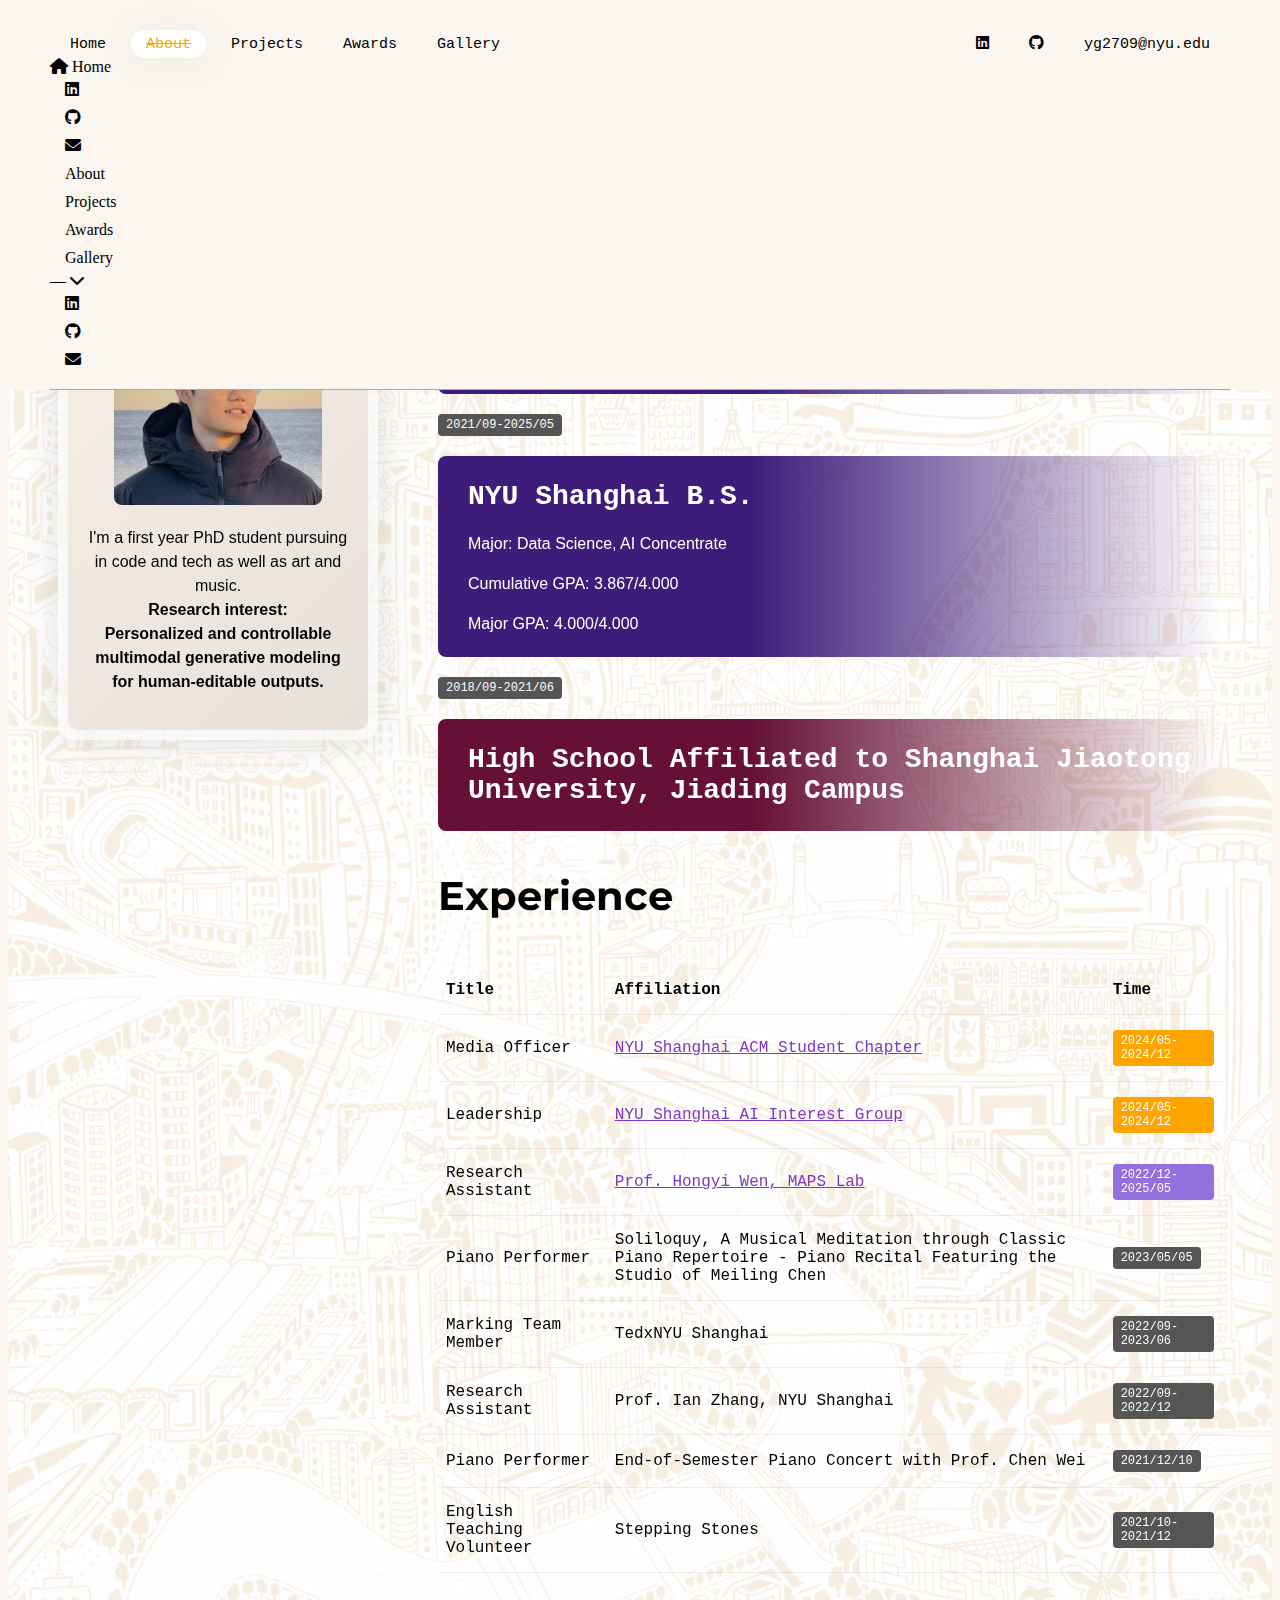
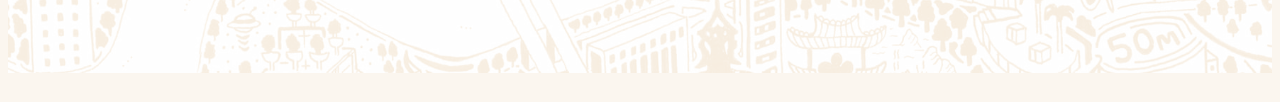
<file: about.html>
<!DOCTYPE html>
<html lang="en">
<head>
  <meta charset="UTF-8">
  <meta name="viewport" content="width=device-width, initial-scale=1.0">
  <script src="scripts/viewport-zoom.js"></script>
  <title>Ricercar — About</title>
  <link rel="stylesheet" type="text/css" href="css/layout.css">
  <link rel="stylesheet" href="https://fonts.googleapis.com/css2?family=Material+Symbols+Rounded:opsz,wght,FILL,GRAD@48,400,1,0" />
  <link rel="stylesheet" href="https://cdnjs.cloudflare.com/ajax/libs/font-awesome/6.0.0-beta3/css/all.min.css">
</head>

<body>
  <div class="page-container">
  <header class="header" id="header">
    <div id="nav-container"></div>
    <div class="container" style="background-color: rgba(117,91,27,0.5); height: 1px; margin: 0 50px"></div>
  </header>

  <main>
    <section class="section active" id="about" style="background-color: #FBF6EF; background-image: url('resources/ExternalImages/fuller_shanghai.jpg'); background-size: cover; background-blend-mode: overlay">
      <div class="page">
        <div class="column">
          <div class="infocard">
            <div class="container" style="height: 15px; width: 80px; border: 3px solid #cecece; border-radius: 10px; margin: 20px 0"></div>
            <div class="container content" style="position: relative; width: 100%; max-height: 100%; border-radius: 10px; background: linear-gradient(135deg, linen, #e7e1db); padding: 20px; text-align: center">
              <div class="infocard-identity">
                <h2>Yuanhe Guo <br> (Ricercar)</h2>
                <img class="img" src="resources/Background/me-photo2.jpg" alt="...">
              </div>
              <p>
                I'm a first year PhD student pursuing in code and tech as well as art and music.<br> 
                <strong>Research interest: <br> 
                  Personalized and controllable multimodal generative modeling for human-editable outputs.</strong>
              </p>
            </div>
          </div>
        </div>

        <div class="column">
          <div class="container">
            <h1>Education</h1>
            <div class="expander-badge" style="background-color: mediumpurple">2025/09-Present</div>
            <div class="edu-card nyu">
              <h2>NYU Courant & NYU Shanghai PhD</h2>
              <p>Major: Computer Science</p>
            </div>
            <div class="expander-badge">2021/09-2025/05</div>
            <div class="edu-card nyush">
              <h2>NYU Shanghai B.S.</h2>
              <p>Major: Data Science, AI Concentrate</p>
              <p>Cumulative GPA: 3.867/4.000</p>
              <p>Major GPA: 4.000/4.000</p>
            </div>
            <div class="expander-badge">2018/09-2021/06</div>
            <div class="edu-card jdfz">
              <h2>High School Affiliated to Shanghai Jiaotong University, Jiading Campus</h2>
            </div>
          </div>

          <div class="container" style="margin-top: 40px">
            <h1>Experience</h1>
            <table>
              <tr>
                <th>Title</th>
                <th>Affiliation</th>
                <th>Time</th>
              </tr>
              <tr>
                <td class="fw-bold">Media Officer</td>
                <td><a href="https://nyush.acm.org">NYU Shanghai ACM Student Chapter</a></td>
                <td><div class="expander-badge acm">2024/05-2024/12</div></td>
              </tr>
              <tr>
                <td class="fw-bold">Leadership</td>
                <td><a href="https://github.com/NYUSH-AIIG">NYU Shanghai AI Interest Group</a></td>
                <td><div class="expander-badge acm">2024/05-2024/12</div></td>
              </tr>
              <tr>
                <td class="fw-bold">Research Assistant</td>
                <td><a href="https://whongyi.github.io/MAPS-research">Prof. Hongyi Wen, MAPS Lab</a></td>
                <td><div class="expander-badge nyu">2022/12-2025/05</div></td>
              </tr>
              <tr>
                <td class="fw-bold">Piano Performer</td>
                <td>Soliloquy, A Musical Meditation through Classic Piano Repertoire - Piano Recital Featuring the Studio of Meiling Chen</td>
                <td><div class="expander-badge">2023/05/05</div></td>
              </tr>
              <tr>
                <td class="fw-bold">Marking Team Member</td>
                <td>TedxNYU Shanghai</td>
                <td><div class="expander-badge">2022/09-2023/06</div></td>
              </tr>
              <tr>
                <td class="fw-bold">Research Assistant</td>
                <td>Prof. Ian Zhang, NYU Shanghai</td>
                <td><div class="expander-badge">2022/09-2022/12</div></td>
              </tr>
              <tr>
                <td class="fw-bold">Piano Performer</td>
                <td>End-of-Semester Piano Concert with Prof. Chen Wei</td>
                <td><div class="expander-badge">2021/12/10</div></td>
              </tr>
              <tr>
                <td class="fw-bold">English Teaching Volunteer</td>
                <td>Stepping Stones</td>
                <td><div class="expander-badge">2021/10-2021/12</div></td>
              </tr>
            </table>
          </div>
          <div class="space"></div>
        </div>
      </div>
    </section>
  </main>

  <script src="scripts/nav-loader.js"></script>
  <script src="scripts/script.js"></script>
  <script src="scripts/router.js"></script>
</body>
</html>
</file>
<file: css/layout.css>
@import url('https://fonts.googleapis.com/css2?family=Montserrat:wght@900&display=swap');

body {
  background: #FBF6EF;
}
a {
  color: #726d6d;
  /*text-decoration: none;*/
  /*font: 400 20px "Ubuntu Mono", monospace;*/
}

p {
  font-family: "inter", sans-serif;
  line-height: 1.5;
}

h1 {
    font-family: Montserrat, sans-serif;
    font-size: 40px;
    padding-bottom: 20px
}

h2 {
  margin-top: 20px;
  margin-bottom: 20px;
  font-family: "Ubuntu Mono", monospace;
  font-size: 28px;
  /*font-weight: bold;*/
}

/*HEADER & NAV*/

.header {
  width: 100%;
  background: #FBF6EF;
  position: fixed;
  top: 0;
  left: 0;
  z-index: 999;
  /*For animation dark mode*/
  transition: .4s;
  /*border-bottom: 2px solid rgba(0, 0, 0, 0.1);*/
}

.nav {
  background-color: transparent;
  padding: 30px 50px 15px 50px;
  overflow: auto;
}

.nav::-webkit-scrollbar {
  width: 0;
}

.nav ul {
  list-style: none;
  padding: 0;
  margin: 0;
  display: flex; 
  width: 100%;
  /* align-items: center; */
  /* justify-content: space-between; */
}

.nav li {
  font: 400 15px "Ubuntu Mono", monospace;
  display: flex; /* Use flexbox to align content vertically and horizontally */
  align-items: center; /* Center the content vertically */
  margin: 0 5px; /* Add spacing between the list items */
  color: black;
  border-radius: 20px; /* Create rounded corners to make it look like a pillow */
  background-color: transparent; /* Set the background color for the list items */
  /*border: 2px solid transparent;*/
  transition: all 0.3s ease;
}

.nav li.active {
  background-color: white;
  color: orange;
  filter: drop-shadow(0 2px 15px rgba(105, 105, 105, 0.1));
  text-decoration: line-through;
  transition: all 0.3s ease;
}

.nav li:hover {
  color: orange;
  /*text-decoration: none;*/
  background-color: transparent;
  transition: all 0.3s ease;
}

.nav li.active:hover {
  background-color: white;
  transition: all 0.3s ease;
}

/* .nav li:last-child {
  margin-left: auto;
} */

.nav li.placeholder {
  margin-left: auto;
  margin-right: auto;
}


.nav a {
  display: block;
  padding: 5px 15px;
  text-decoration: none;
  border-radius: 20px;
  color: inherit;
}

.section {
  display: none;
  /*padding: 6.5rem 0 1rem;*/
  padding: 100px 50px 0 50px;
}

.section.active {
  display: block;
  /*width: 100vw;*/
  /*overflow: hidden;*/
  /*background-color: white;*/
  /*border: 2px solid green;*/
}

.section .page {
  display: flex;
  /*flex-direction: row;*/
  justify-content: flex-start;
  gap: 60px;
  /*background-color: white;*/
  /*border: 2px solid black;*/
  /*width: 100%;*/
  box-sizing: border-box;
}

.container {
  padding: 0;
  position: relative;
  box-sizing: border-box;
}

.column {
  width: fit-content;
}

/*.box > * {*/
/*    border:1px solid green;*/
/*}*/

/*.container > * {*/
/*    border:1px solid red;*/
/*}*/

/*.column > * {*/
/*    border:1px solid blue;*/
/*}*/

.sticker {
  position: absolute;
  z-index: 998;
  padding: 10px;
  bottom: 0;
  /*scale: 0.25;*/
  width: 12vw;
  height: auto;
  filter: drop-shadow(0 2px 2px rgba(0, 0, 0, 0.5));
}

.space {
    margin: 0;
    padding: 0;
    height: 100px;
}

/*intro*/

.description {
  color: #000000;
  text-align: right;
  font: 400 20px "Ubuntu Mono", monospace;
  position: relative;
  left: 10vw;
  top: 25vh;
  width: 20vw;
  /*border: 2px solid rebeccapurple;*/
}

.name {
  display: flex;
  flex-direction: row;
  align-items: flex-end;
  justify-content: center;
  width: 100%;
  height: 75vh;
  margin: 25vh 0 0 0;
  position: fixed;
  /*top: 10vh;*/
  bottom: 0;
  overflow-x: clip;
  /*border: 2px solid black;*/
}

.en {
  display: flex;
  flex-direction: column;
  align-items: flex-end;
  justify-content: flex-start;
  flex-shrink: 0;
  position: relative;
}
.name-en {
  display: flex;
  flex-direction: row;
  gap: 10px;
  align-items: flex-start;
  justify-content: flex-end;
  flex-shrink: 0;
  position: relative;
}
.guo {
  color: #000000;
  text-align: left;
  font: 900 16.5vw "Montserrat", sans-serif;
  position: relative;
}
.name-label {
  color: #000000;
  text-align: left;
  font: 900 2vw "Montserrat", sans-serif;
  position: absolute;
  left: 3vw;
  top: 0px;
}
.cn {
  display: flex;
  flex-direction: column;
  align-items: flex-start;
  justify-content: flex-start;
  flex-shrink: 0;
  position: relative;
}
.name-cn {
  display: flex;
  flex-direction: column;
  gap: 10px;
  margin: -0vw 0 0;
  align-items: flex-start;
  justify-content: flex-start;
  flex-shrink: 0;
  position: relative;
  color: #000000;
  text-align: left;
  font: 900 14.5vw "Montserrat", sans-serif;
}

.infocard {
  position: sticky;
  top: 120px;
  width: 25vw;
  max-width: 400px;
  font: 400 16px "Ubuntu Mono", monospace;
  padding: 0 10px 10px 10px;
  /*border: 20px solid rgba(0, 0, 0, 0.1);*/
  border-radius: 15px;
  /*background-color: #282827;*/
  filter: drop-shadow(0 2px 20px rgba(28, 28, 28, 0.15));
  background-color: rgba(255, 255, 255, 0.71);
  /*overflow-y: scroll;*/
  max-height: 80vh;
  display: flex;
  flex-direction: column;
  /*justify-content: center;*/
  align-items: center;
  box-sizing: border-box;
}

.infocard .content {
  display: flex;
  flex-direction: column;
  justify-content: center;
  align-items: center;
}

.infocard .img {
  width: 80%;
  border-radius: 8px
}

.edu-card {
  position: relative;
  max-width: 100%;
  border-radius: 8px;
  /*border-left: 4px solid white;*/
  padding: 5px 30px 5px 30px;
  background: linear-gradient(to right, #3e1d7a 40%, transparent);
  margin-top: 20px;
  margin-bottom: 20px;
  color: white;
  font-family: "inter", sans-serif;
}

.edu-card.nyu {
  background: linear-gradient(to right, #3e1d7a 40%, transparent), url("https://dail.shanghai.nyu.edu/sites/default/files/styles/home_page_slideshow/public/2023-03/WechatIMG34.jpeg?itok=I2zPGR_7");
}

.edu-card.jdfz {
  background: linear-gradient(to right, #651034 40%, transparent), url("https://jdfx.jdjy.sh.cn/api/thumb/a90b617004e6ffb1d7c405e70b97edea/--0-0.jpg");
  background-size: cover;
}

table {
  width: 100%;
  border-collapse: collapse;
}

table a {
  color: #7e38c8;
  text-decoration: underline;
}

th, td {
  /*padding: 8px;*/
  padding: 15px 8px;
  text-align: left;
  border-bottom: 1px solid rgba(148, 148, 148, 0.16);
  width: fit-content;
  font-family: "Ubuntu Mono", monospace;
}
th {
  font-family: "Ubuntu Mono", monospace;
  /*background-color: rgba(148, 148, 148, 0.16);*/
}

/*expander*/
.expander {
  background-color: white;
  border-radius: 8px;
  border: 0 solid white;
  margin-bottom: 10px;
  /*overflow: hidden;*/
  transition: all 0.3s cubic-bezier(0.4, 0, 0.2, 1);
}

.expander-header {
  padding: 20px;
  cursor: pointer;
  font-family: "Ubuntu Mono", monospace;
  font-size: 16px;
  display: flex;
  justify-content: space-between;
  align-items: center;
  /*transition: color 0.3s ease;*/
}

.expander:hover .expander-header{
  /*background-color: orange;*/
  /*color: white;*/
  color: orange;
  transition: all 0.3s cubic-bezier(0.4, 0, 0.2, 1);
}

.expander:hover .expander-header.nyu{
  /*background-color: #57068c;*/
  /*color: white;*/
  color: #57068c;
}

.expander-badge {
  position: relative;
  padding: 4px 8px;
  background-color: #555;
  color: #fff;
  font-size: 12px;
  border-radius: 4px;
  transition: all 0.3s ease;
  width: fit-content;
  font-family: "Ubuntu Mono", monospace;
}

.expander-badge.nyu {
  background-color: mediumpurple;
}

.expander-badge.acm {
  background-color: orange;
}

.expander-badge.leaderboard {
  /* background-color: #61afca; */
  background-color: #57068c;
}

/*.expander-content {*/
/*  display: none;*/
/*  padding: 10px;*/
/*  transition: max-height 0.3s ease;*/
/*}*/

.expander-content {
  max-height: 0;
  overflow: hidden;
  transition: all 0.5s step-start;
}
.expander.show {
  background-color: #FBF6EF;
  /*border: 2px solid whitesmoke;*/
  border-top: 2px solid orange;
  border-radius: 0;
  padding-top: 30px;
}

.expander.nyu.show {
  border-top: 2px solid #57068c;
}

.expander.show .expander-content {
  display: block;
  position: relative;
  max-height: 10000px;
  overflow: visible;
  /*background-color: #FBF6EF;*/
}

.expander.show .expander-header{
  font-size: 30px;
  transition: all 0.3s ease;
  padding: 0;
}

.expander-content-column {
  display: flex;
  justify-content: space-between;
  gap: 40px;
  /*padding: 5px 20px 20px 20px;*/
  padding: 20px 0 40px 0;
}

.expander-content-column .column {
  flex-basis: 100%;
}

.expander-content-column .durf {
  max-width: 500px
}

.expander-content-column .iframe {
  border-radius: 10px;
  box-shadow: 0 2px 15px rgba(52,52,52,0.2);
  width: 60vw;
  height: 600px;
}

.expander-image {
  display: flex;
  flex-direction: row;
  gap: 10px;
  align-items: center;
  justify-content: center;
  flex-shrink: 0;
  position: relative;
  background: snow;
  border-radius: 10px;
  /*box-shadow: 0 2px 15px rgba(52,52,52,0.2);*/
  /*border: 2px solid rgba(52, 52, 52, 0.2);*/
  margin-bottom: 30px;
}

.expander .case {
  list-style: none;
  display: flex;
  gap: 10px
}

.expander .pill {
  padding: 5px 15px;
  background-color: orange;
  color: #fff;
  /*font-size: 12px;*/
  text-decoration: none;
  border-radius: 5px;
  /*margin-right: 10px;*/
  font-family: "Ubuntu Mono", monospace;
  border: 2px solid transparent;
  transition: border 0.3s ease;
}

.expander .pill:hover {
  border: 2px solid black;
  transition: all 0.3s ease;
}

.expander .pill.code {
  background-color: #57068c;
  /*background-color: black;*/
}

.expander .pill.paper {
  background-color: tomato;
}

.expander .pill.video {
  background-color: mediumpurple;
}

.expander .pill.dataset {
  background-color: orange;
}

.expander .pill.demo {
  background-color: #FFC83D;
}

.expander .pill.projectpage {
  background-color: #270e83;
}

.expander .info {
  font-family: 'Ubuntu Mono', monospace;
  background-color: beige;
  color: rgb(120, 93, 58);
}

.expander .success {
  background-color: #d4edda;
  border-color: #c3e6cb;
  color: #155724;
  font-family: 'Ubuntu Mono', monospace;
}

.grid {
  display: grid;
  grid-template-columns: repeat(2, 1fr); /* Adjust the number to change the number of columns */
  grid-gap: 40px; /* Adjust the gap size between grid cells */
  padding-bottom: 40px;
  /*background-color: #8e8e8e;*/
  width: auto;
  /*border: 2px solid black;*/
}

.grid-item {
  display: flex;
  gap: 30px;
  padding: 5px 20px 30px 20px;
  /*padding: 0 0 30px 0;*/
  /*background-color: rgba(52, 52, 52, 0.62);*/
  /*border-bottom: 2px solid burlywood;*/
  width: 100%;
  overflow: auto;
}

.grid-item .img {
  width: 12vw;
  height: 16vw;
  object-fit: cover;
  filter: drop-shadow(0 10px 10px rgba(0, 0, 0, 0.2));
  border: 5px solid ghostwhite;
  border-radius: 5px;
  background-color: #3e1d7a;
  color: white;
  font-family: "Montserrat", sans-serif;
  font-size: 1.2vw;
  display: flex;
  align-items: center;
  box-sizing: border-box;
}

.grid-title {
  display: flex;
  /*background-color: #0a53be;*/
  max-width: 300px;
  box-sizing: border-box;
  /*min-width: 250px;*/
}

/* Style for the tab links */
.tab-links {
  list-style: none;
  padding: 0;
  margin: 0;
  display: flex;
  align-items: baseline;
  gap: 10px;
  position: relative;
}

.tab-links li {
  margin-right: 10px;
}

.tab-links li a {
  /*text-decoration: none;*/
  /*padding: 8px 12px;*/
  /*background-color: #f2f2f2;*/
  /*border: 1px solid #ccc;*/
  /*border-radius: 4px;*/
  /*color: #333;*/
  font-family: "Montserrat", sans-serif;
  font-size: 1vw;
  font-weight: 400;
  text-decoration: none;
  color: black;
  transition: all 0.3s ease;
}

.tab-links li.active a {
  font-size: 2.5vw;
  transition: all 0.3s ease;
}

.tabs {
  display: flex;
  flex-direction: row;
  width: 100%;
}
/*!* Style for the tab content *!*/
/*.tab-content {*/
/*  display: none;*/
/*}*/

/*.tab-content.active {*/
/*  display: block;*/
/*}*/


.swiper-slide {
  position: relative;
  text-align: center;
  /*background: linear-gradient(to right, coral, mediumpurple, deepskyblue, darkseagreen);*/
  /* Center slide text vertically */
  display: none;
}

.swiper-slide.active {
  display: flex;
  /*max-width: fit-content;*/
  /*opacity: 1;*/
  width: 100%;
  /*z-index: 30;*/
  transition: opacity 0.5s ease;
}

.container-general {
  /*padding: 75px 0;*/
  /*margin: 0 auto;*/
  margin: 0;
  width: 100%;
}
.container-general .gallery-wrap {
  display: flex;
  flex-direction: row;
  width: 100%;
  min-height: 500px;
  height: 70vh;
  gap: 10px;
}
.container-general .gallery-wrap .item {
  flex: 1;
  height: 100%;
  /*background: linear-gradient(to right, coral, mediumpurple, deepskyblue, darkseagreen);*/
  background-size: auto 90%;
  background-repeat: no-repeat;
  background-position: center top;
  background-color: #232222;
  /*filter: saturate(-2) contrast(80%);*/
  transition: all 0.8s ease;
  border-radius: 15px;
  border: 5px solid whitesmoke;
  overflow-y: auto;
  overflow-x: hidden;
}

.item::-webkit-scrollbar {
  width: 0;
}

.container-general .gallery-wrap .item .img {
  width: auto;
  height: 90%;
}

.container-general .gallery-wrap .item .empty {
  width: auto;
  height: 90%;
  background: rgba(0, 0, 0, 0);
}

.container-general .gallery-wrap .item .caption {
  padding: 10px;
  width: 100%;
  height: auto;
  min-height: 10%;
  color: black;
  background-color: whitesmoke;
  /*overflow-y: scroll;*/
  /*overflow-x: hidden;*/
}

.caption::-webkit-scrollbar {
  width: 0;
}

.caption .title {
  font-family: "Ubuntu Mono", monospace;
  font-size: small;
  font-weight: bold;
}

.caption p {
  font-family: "Ubuntu Mono", monospace;
  font-size: small;
  margin-bottom: 5px;
}


.container-general .gallery-wrap .item:hover {
  flex: 8;
}

.wrap-effect .item:hover {
  box-shadow: 0 14px 80px rgba(34, 35, 58, 0.4);
}

.gallery {
  width: 100%;
  height: 60vh;
    /*background-color: #232222;*/
  overflow-x: auto;
  overflow-y: hidden;
  display: flex;
  gap: 5px;
  margin-bottom: 100px;
  /*background-color: #000;*/
  /*border-radius: 10px;*/
  /*border: 5px solid black;*/
}

.gallery .item {
  position: relative;
  display: inline-block;
  height: 100%;
}

.gallery .img {
  height: 100%;
  transition: all 0.3s ease;
}

.gallery .caption {
  position: absolute;
  bottom: 0;
  /*bottom: 10px;*/
  /*left: 0;*/
  width: 90%;
  padding: 15px;
  text-align: left;
  opacity: 0;
  color: white;
  /*background-color: rgba(0, 0, 0, 0.5);*/
}

.gallery .item:hover .caption {
  opacity: 1;
}

.gallery .item:hover .img {
  filter: brightness(0.4);
  transition: all 0.3s ease;
}

/*BREAK POINTS*/
/*For small devices*/
@media (max-width: 64em) {
  .section .page {
    flex-direction: column;
    gap: 0;
    align-items: flex-start;
  }

  .infocard {
    width: 100%;
    /*padding: 0 10px 10px 10px;*/
  }

  .expander-content-column {
    flex-direction: column;
    /*gap: 0;*/
    /*padding: 0;*/
  }

  .expander-content-column .durf {
    max-width: 100%;
    width: 100%;
  }

  .expander-content-column .iframe {
    width: 80vw;
    height: 400px;
  }

  .expander .case {
    width: 100%;
  }

  /*.expander .pill {*/
  /*  display: flex;*/
  /*  justify-content: center;*/
  /*  align-items: center;*/
  /*  width: 100%;*/
  /*  height: 40px;*/
  /*}*/

  .grid {
    grid-template-columns: repeat(1, 1fr);
  }

  .grid-item {
    width: 100%;
  }

  .grid-title {
    width: 100%;
  }

  .infocard {
    max-width: 100%;
  }

  .infocard .img {
    width: 40%;
    max-height: 300px;
    max-width: 300px;
  }

  .infocard .content {
    display: flex;
    flex-direction: row;
    gap: 15px;
    /*justify-content: center;*/
    /*align-items: center;*/
  }
}

@media (min-width: 80em) {
  .gird {
    grid-template-columns: repeat(3, 1fr);
  }
}
</file>
